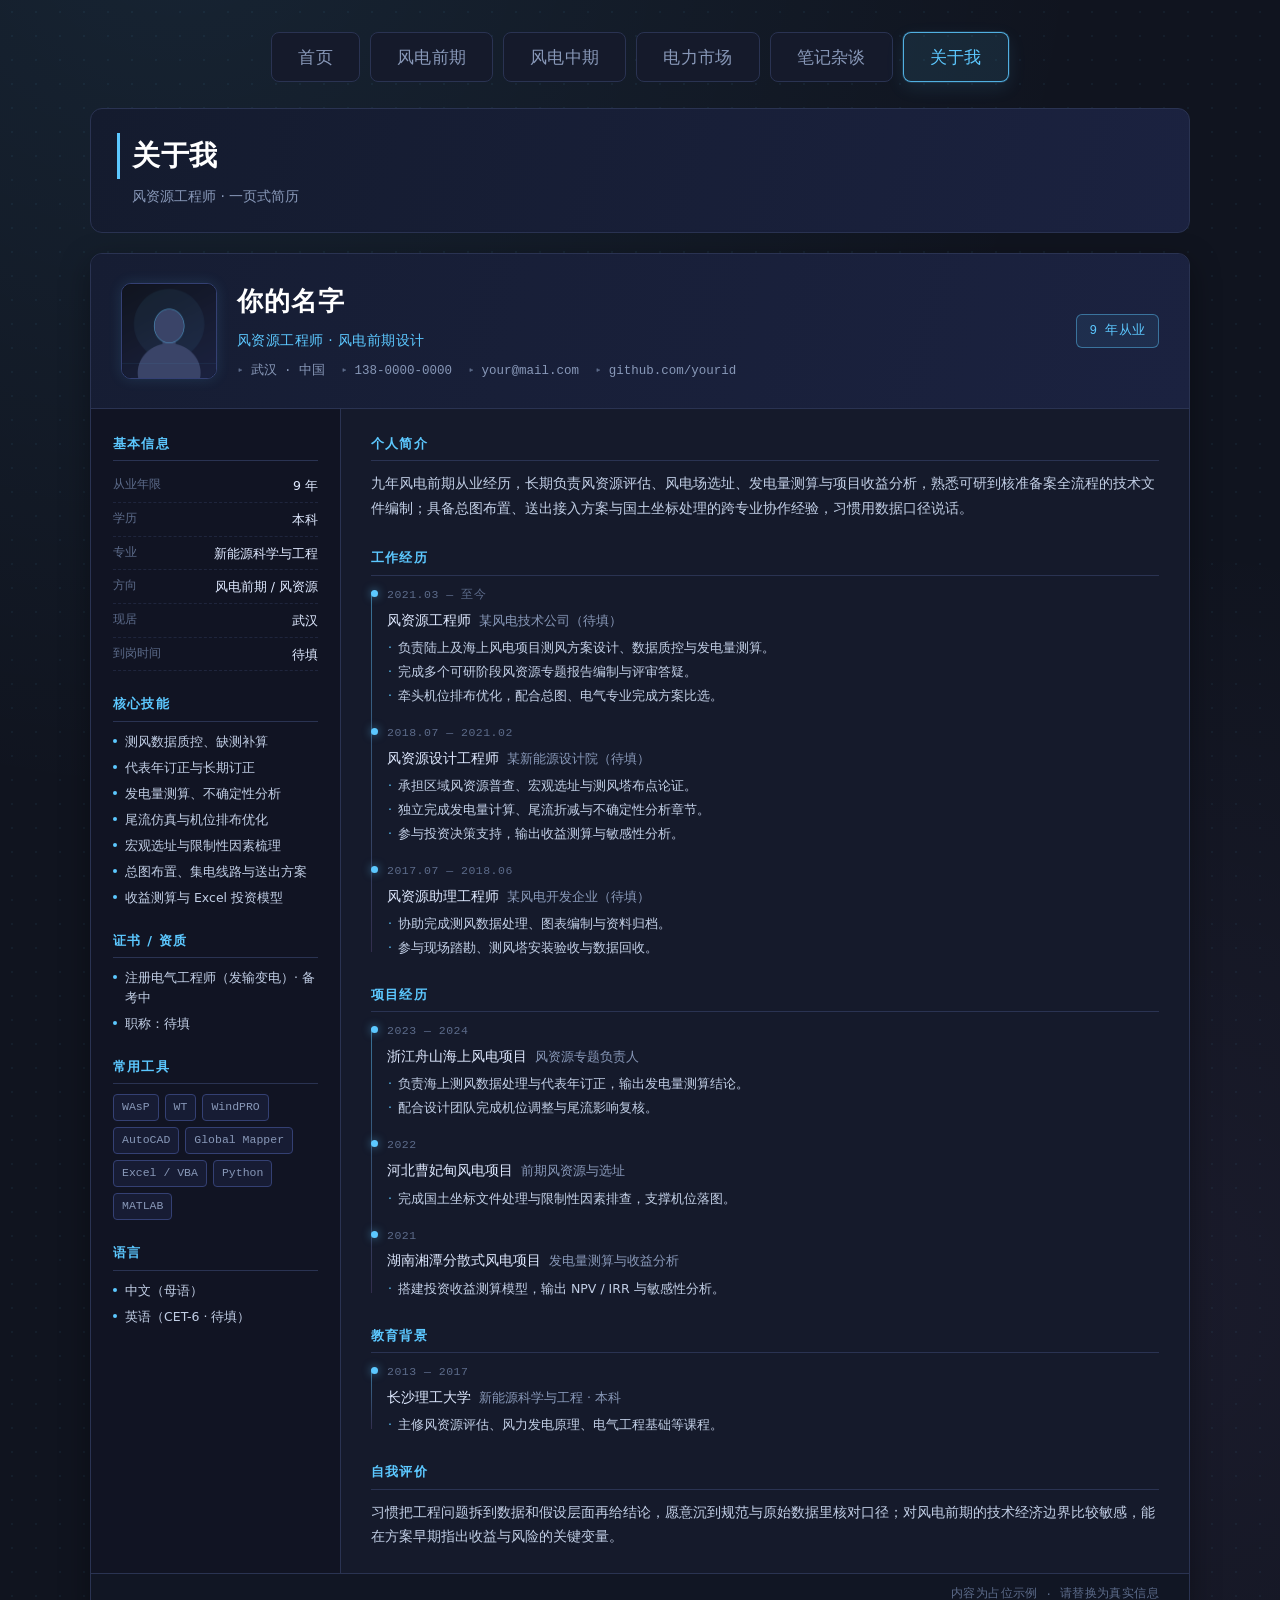
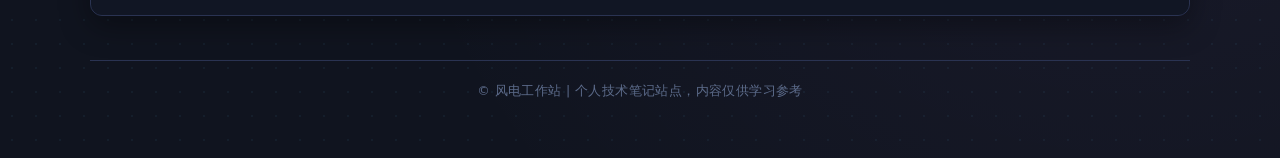
<file: about.html>
<!DOCTYPE html>
<html lang="zh-CN">
<head>
    <meta charset="UTF-8">
    <meta name="viewport" content="width=device-width, initial-scale=1.0">
    <title>关于我 | 风电工作站</title>
    <link rel="stylesheet" href="./style.css">
</head>
<body>
    <div class="container">
        <nav>
            <a class="nav-item" href="index.html">首页</a>
            <a class="nav-item" href="wind-pre.html">风电前期</a>
            <a class="nav-item" href="wind-mid.html">风电中期</a>
            <a class="nav-item" href="market.html">电力市场</a>
            <a class="nav-item" href="notes.html">笔记杂谈</a>
            <a class="nav-item active" href="about.html">关于我</a>
        </nav>

        <div class="page-title-wrap">
            <h2 class="page-title">关于我</h2>
            <div class="page-desc">风资源工程师 · 一页式简历</div>
        </div>

        <div class="resume">
            <header class="resume-head">
                <img class="resume-avatar" src="avatar.png" alt="头像">
                <div class="resume-head-main">
                    <h1 class="resume-name">你的名字</h1>
                    <div class="resume-role">风资源工程师 · 风电前期设计</div>
                    <div class="resume-contact">
                        <span>武汉 · 中国</span>
                        <span>138-0000-0000</span>
                        <span>your@mail.com</span>
                        <span>github.com/yourid</span>
                    </div>
                </div>
                <div class="resume-badge">9 年从业</div>
            </header>

            <div class="resume-body">
                <aside class="resume-side">
                    <h3 class="resume-sec">基本信息</h3>
                    <div class="resume-info">
                        <div><span>从业年限</span><b>9 年</b></div>
                        <div><span>学历</span><b>本科</b></div>
                        <div><span>专业</span><b>新能源科学与工程</b></div>
                        <div><span>方向</span><b>风电前期 / 风资源</b></div>
                        <div><span>现居</span><b>武汉</b></div>
                        <div><span>到岗时间</span><b>待填</b></div>
                    </div>

                    <h3 class="resume-sec">核心技能</h3>
                    <ul class="resume-list">
                        <li>测风数据质控、缺测补算</li>
                        <li>代表年订正与长期订正</li>
                        <li>发电量测算、不确定性分析</li>
                        <li>尾流仿真与机位排布优化</li>
                        <li>宏观选址与限制性因素梳理</li>
                        <li>总图布置、集电线路与送出方案</li>
                        <li>收益测算与 Excel 投资模型</li>
                    </ul>

                    <h3 class="resume-sec">证书 / 资质</h3>
                    <ul class="resume-list">
                        <li>注册电气工程师（发输变电）· 备考中</li>
                        <li>职称：待填</li>
                    </ul>

                    <h3 class="resume-sec">常用工具</h3>
                    <div class="resume-tags">
                        <span>WAsP</span>
                        <span>WT</span>
                        <span>WindPRO</span>
                        <span>AutoCAD</span>
                        <span>Global Mapper</span>
                        <span>Excel / VBA</span>
                        <span>Python</span>
                        <span>MATLAB</span>
                    </div>

                    <h3 class="resume-sec">语言</h3>
                    <ul class="resume-list">
                        <li>中文（母语）</li>
                        <li>英语（CET-6 · 待填）</li>
                    </ul>
                </aside>

                <main class="resume-main">
                    <section>
                        <h3 class="resume-sec">个人简介</h3>
                        <p class="resume-text">九年风电前期从业经历，长期负责风资源评估、风电场选址、发电量测算与项目收益分析，熟悉可研到核准备案全流程的技术文件编制；具备总图布置、送出接入方案与国土坐标处理的跨专业协作经验，习惯用数据口径说话。</p>
                    </section>

                    <section>
                        <h3 class="resume-sec">工作经历</h3>
                        <div class="resume-timeline">
                            <div class="resume-item">
                                <div class="ri-time">2021.03 — 至今</div>
                                <div class="ri-title">风资源工程师<span class="ri-org">某风电技术公司（待填）</span></div>
                                <ul class="ri-points">
                                    <li>负责陆上及海上风电项目测风方案设计、数据质控与发电量测算。</li>
                                    <li>完成多个可研阶段风资源专题报告编制与评审答疑。</li>
                                    <li>牵头机位排布优化，配合总图、电气专业完成方案比选。</li>
                                </ul>
                            </div>
                            <div class="resume-item">
                                <div class="ri-time">2018.07 — 2021.02</div>
                                <div class="ri-title">风资源设计工程师<span class="ri-org">某新能源设计院（待填）</span></div>
                                <ul class="ri-points">
                                    <li>承担区域风资源普查、宏观选址与测风塔布点论证。</li>
                                    <li>独立完成发电量计算、尾流折减与不确定性分析章节。</li>
                                    <li>参与投资决策支持，输出收益测算与敏感性分析。</li>
                                </ul>
                            </div>
                            <div class="resume-item">
                                <div class="ri-time">2017.07 — 2018.06</div>
                                <div class="ri-title">风资源助理工程师<span class="ri-org">某风电开发企业（待填）</span></div>
                                <ul class="ri-points">
                                    <li>协助完成测风数据处理、图表编制与资料归档。</li>
                                    <li>参与现场踏勘、测风塔安装验收与数据回收。</li>
                                </ul>
                            </div>
                        </div>
                    </section>

                    <section>
                        <h3 class="resume-sec">项目经历</h3>
                        <div class="resume-timeline">
                            <div class="resume-item">
                                <div class="ri-time">2023 — 2024</div>
                                <div class="ri-title">浙江舟山海上风电项目<span class="ri-org">风资源专题负责人</span></div>
                                <ul class="ri-points">
                                    <li>负责海上测风数据处理与代表年订正，输出发电量测算结论。</li>
                                    <li>配合设计团队完成机位调整与尾流影响复核。</li>
                                </ul>
                            </div>
                            <div class="resume-item">
                                <div class="ri-time">2022</div>
                                <div class="ri-title">河北曹妃甸风电项目<span class="ri-org">前期风资源与选址</span></div>
                                <ul class="ri-points">
                                    <li>完成国土坐标文件处理与限制性因素排查，支撑机位落图。</li>
                                </ul>
                            </div>
                            <div class="resume-item">
                                <div class="ri-time">2021</div>
                                <div class="ri-title">湖南湘潭分散式风电项目<span class="ri-org">发电量测算与收益分析</span></div>
                                <ul class="ri-points">
                                    <li>搭建投资收益测算模型，输出 NPV / IRR 与敏感性分析。</li>
                                </ul>
                            </div>
                        </div>
                    </section>

                    <section>
                        <h3 class="resume-sec">教育背景</h3>
                        <div class="resume-timeline">
                            <div class="resume-item">
                                <div class="ri-time">2013 — 2017</div>
                                <div class="ri-title">长沙理工大学<span class="ri-org">新能源科学与工程 · 本科</span></div>
                                <ul class="ri-points">
                                    <li>主修风资源评估、风力发电原理、电气工程基础等课程。</li>
                                </ul>
                            </div>
                        </div>
                    </section>

                    <section>
                        <h3 class="resume-sec">自我评价</h3>
                        <p class="resume-text">习惯把工程问题拆到数据和假设层面再给结论，愿意沉到规范与原始数据里核对口径；对风电前期的技术经济边界比较敏感，能在方案早期指出收益与风险的关键变量。</p>
                    </section>
                </main>
            </div>

            <div class="resume-foot">内容为占位示例 · 请替换为真实信息</div>
        </div>

        <footer>
            © 风电工作站 | 个人技术笔记站点，内容仅供学习参考
        </footer>
    </div>
</body>
</html>
</file>
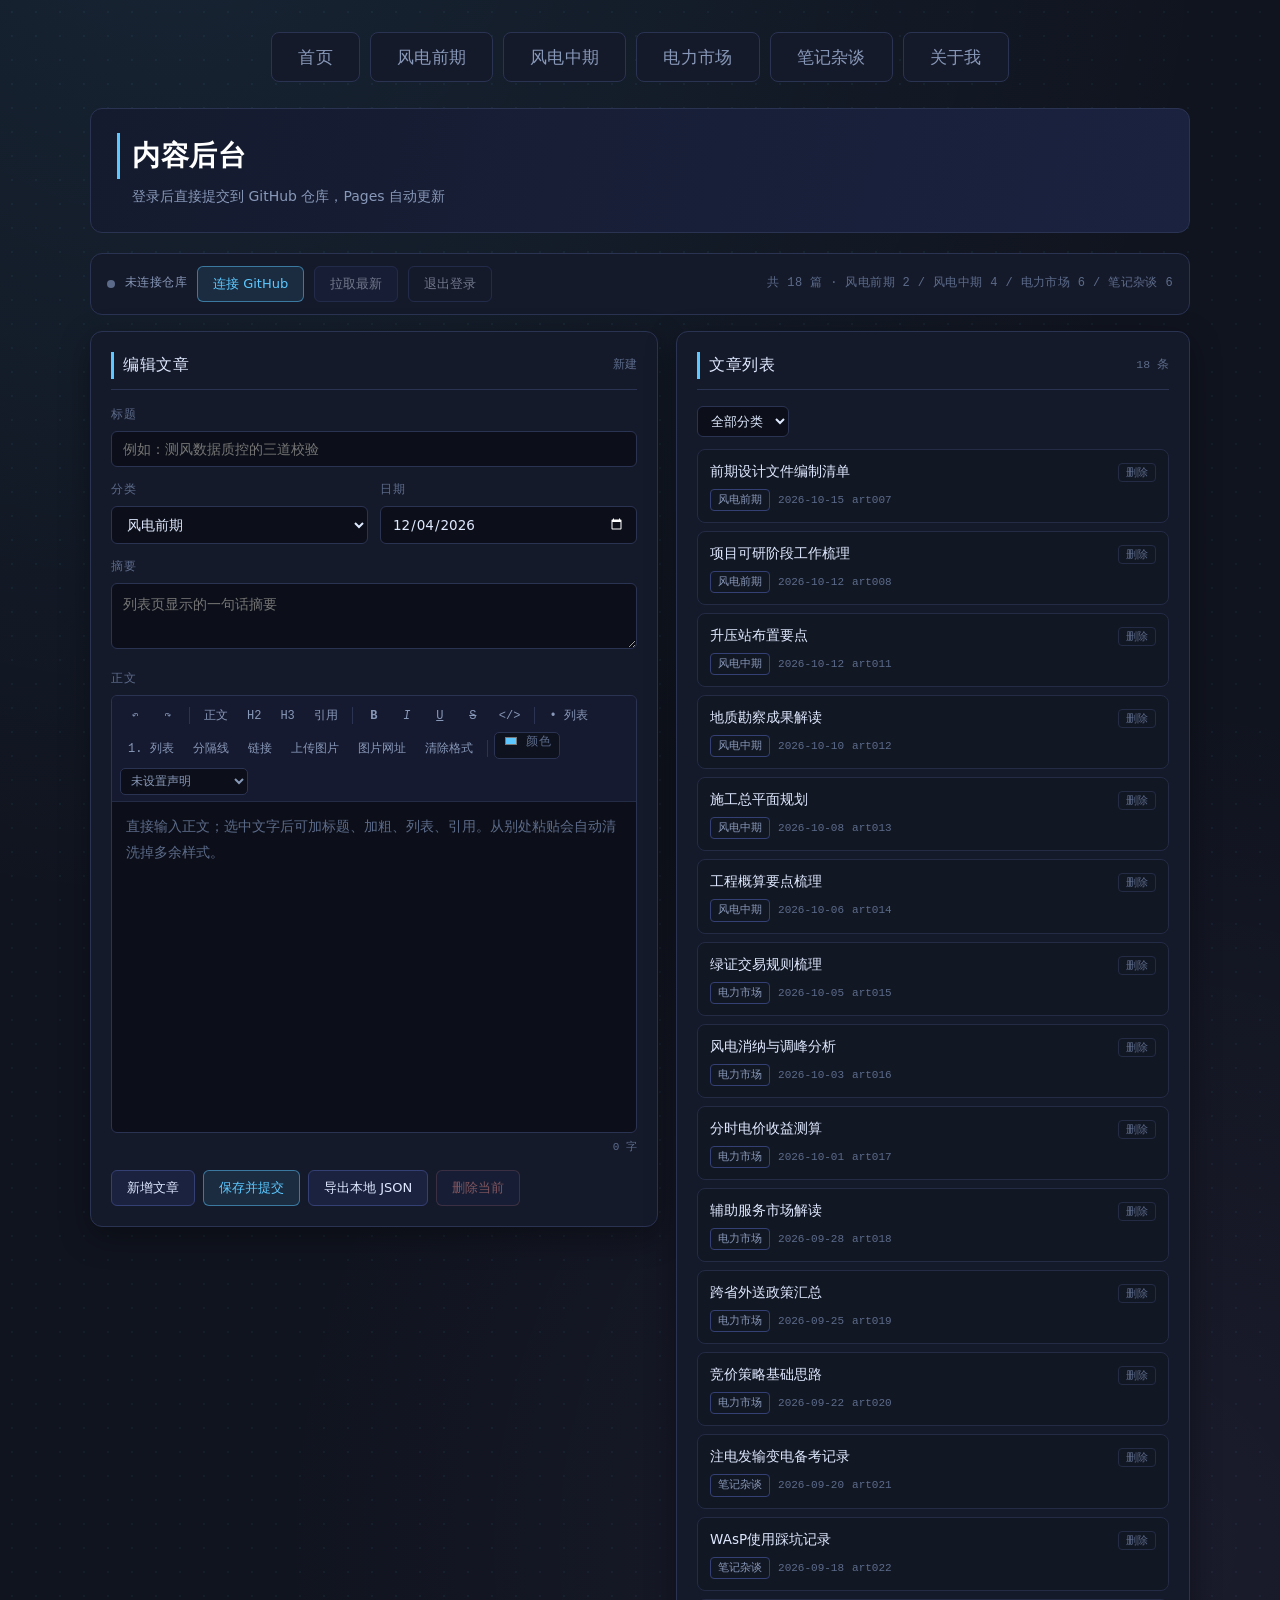
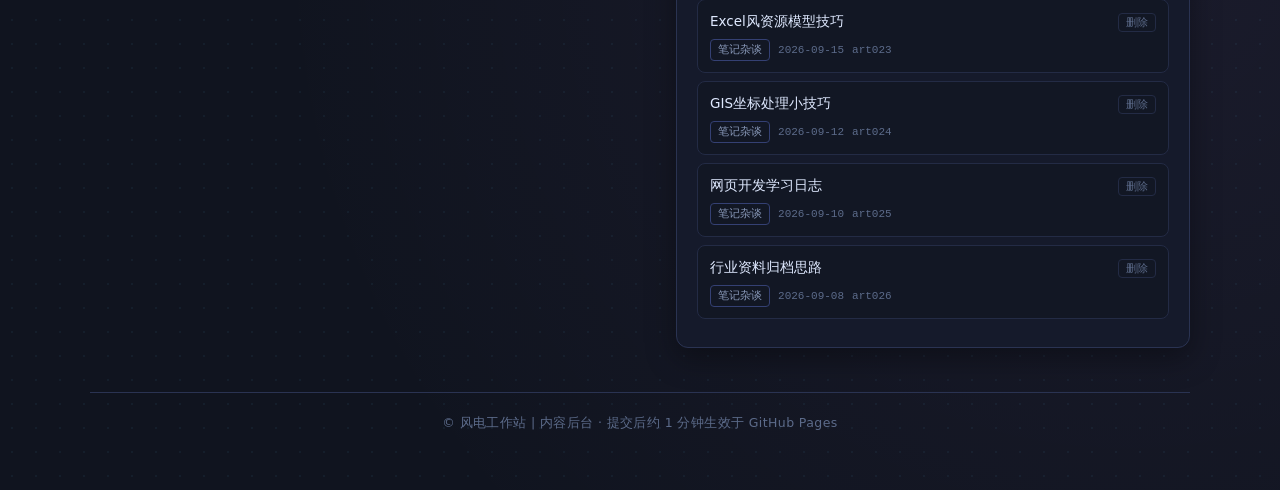
<file: admin.html>
<!DOCTYPE html>
<html lang="zh-CN">
<head>
    <meta charset="UTF-8">
    <meta name="viewport" content="width=device-width, initial-scale=1.0">
    <title>内容后台 | 风电工作站</title>
    <link rel="stylesheet" href="./style.css">
    <style>
        /* ---------- 后台页专用样式 ---------- */
        .sync-bar {
            display: flex;
            flex-wrap: wrap;
            align-items: center;
            gap: 10px;
            margin-bottom: 16px;
            padding: 12px 16px;
            border: 1px solid var(--line);
            border-radius: var(--r);
            background: var(--bg-panel);
        }

        .sync-dot {
            width: 8px;
            height: 8px;
            flex: none;
            border-radius: 50%;
            background: var(--txt-3);
        }

        .sync-dot.on {
            background: var(--green);
            box-shadow: 0 0 8px rgba(124, 255, 178, .7);
        }

        .sync-dot.off {
            background: var(--txt-3);
        }

        .sync-text {
            font-family: var(--mono);
            font-size: 12px;
            letter-spacing: .4px;
            color: var(--txt-2);
        }

        .sync-text b {
            color: var(--blue);
            font-weight: 500;
        }

        .btn {
            padding: 8px 15px;
            font-family: var(--sans);
            font-size: 13px;
            color: var(--txt-1);
            background: var(--bg-header);
            border: 1px solid var(--line-strong);
            border-radius: 6px;
            cursor: pointer;
            transition: color .16s, border-color .16s, background .16s;
        }

        .btn:hover {
            color: var(--blue);
            border-color: rgba(92, 200, 255, .6);
        }

        .btn.primary {
            color: var(--blue);
            background: rgba(92, 200, 255, .1);
            border-color: rgba(92, 200, 255, .5);
        }

        .btn.primary:hover {
            background: rgba(92, 200, 255, .18);
        }

        .btn.danger {
            color: #ff9c9c;
            border-color: rgba(255, 156, 156, .35);
        }

        .btn.danger:hover {
            color: #ffb6b6;
            border-color: #ff9c9c;
            background: rgba(255, 156, 156, .08);
        }

        .btn.ghost {
            background: transparent;
        }

        .btn[disabled] {
            opacity: .45;
            cursor: not-allowed;
        }

        .stat-line {
            margin-left: auto;
            font-family: var(--mono);
            font-size: 12px;
            letter-spacing: .4px;
            color: var(--txt-3);
        }

        /* 连接面板 */
        .connect-panel {
            margin-bottom: 18px;
            padding: 18px 20px;
            border: 1px solid rgba(92, 200, 255, .3);
            border-radius: var(--r);
            background: rgba(92, 200, 255, .05);
        }

        .connect-panel[hidden] {
            display: none;
        }

        .connect-grid {
            display: grid;
            grid-template-columns: repeat(2, minmax(0, 1fr));
            gap: 12px;
        }

        .connect-note {
            margin-top: 12px;
            padding-top: 12px;
            font-size: 12px;
            line-height: 1.8;
            color: var(--txt-2);
            border-top: 1px dashed rgba(42, 51, 82, .7);
        }

        .connect-note b {
            color: var(--blue);
            font-weight: 600;
        }

        .admin-grid {
            display: grid;
            grid-template-columns: minmax(0, 1.05fr) minmax(0, .95fr);
            gap: 18px;
            align-items: start;
        }

        .edit-card,
        .list-card {
            padding: 20px;
            border: 1px solid var(--line);
            border-radius: var(--r);
            background: var(--bg-panel);
            box-shadow: var(--shadow);
        }

        .card-head {
            display: flex;
            align-items: center;
            justify-content: space-between;
            gap: 12px;
            margin-bottom: 16px;
            padding-bottom: 10px;
            border-bottom: 1px solid var(--line);
        }

        .card-title {
            padding-left: 9px;
            font-size: 16px;
            letter-spacing: .5px;
            color: var(--txt-1);
            border-left: 3px solid var(--blue);
        }

        .edit-id {
            font-family: var(--mono);
            font-size: 11.5px;
            color: var(--txt-3);
        }

        .field {
            margin-bottom: 14px;
        }

        .field label {
            display: block;
            margin-bottom: 6px;
            font-family: var(--mono);
            font-size: 11.5px;
            letter-spacing: .6px;
            color: var(--txt-3);
        }

        .input,
        .select,
        .textarea {
            width: 100%;
            padding: 9px 11px;
            font-family: var(--sans);
            font-size: 13.5px;
            color: var(--txt-1);
            background: var(--bg-deep);
            border: 1px solid var(--line);
            border-radius: 6px;
            outline: none;
            transition: border-color .16s, box-shadow .16s;
        }

        .input:focus,
        .select:focus,
        .textarea:focus {
            border-color: rgba(92, 200, 255, .65);
            box-shadow: 0 0 0 3px rgba(92, 200, 255, .12);
        }

        .select,
        input[type="date"] {
            color-scheme: dark;
        }

        .textarea {
            line-height: 1.7;
            resize: vertical;
        }

        .field-row {
            display: grid;
            grid-template-columns: 1fr 1fr;
            gap: 12px;
        }

        .counter {
            margin-top: 5px;
            font-family: var(--mono);
            font-size: 11px;
            color: var(--txt-3);
            text-align: right;
        }

        /* ---------- 正文富文本编辑器 ---------- */
        .editor-wrap {
            border: 1px solid var(--line);
            border-radius: 6px;
            background: var(--bg-deep);
            overflow: hidden;
            transition: border-color .16s, box-shadow .16s;
        }

        .editor-wrap:focus-within {
            border-color: rgba(92, 200, 255, .65);
            box-shadow: 0 0 0 3px rgba(92, 200, 255, .12);
        }

        .editor-toolbar {
            display: flex;
            flex-wrap: wrap;
            align-items: center;
            gap: 3px;
            padding: 6px 8px;
            border-bottom: 1px solid var(--line-soft);
            background: rgba(27, 34, 64, .6);
        }

        .tb {
            min-width: 30px;
            height: 27px;
            padding: 0 7px;
            font-family: var(--mono);
            font-size: 12px;
            line-height: 1;
            color: var(--txt-2);
            background: transparent;
            border: 1px solid transparent;
            border-radius: 5px;
            cursor: pointer;
            transition: color .14s, border-color .14s, background .14s;
        }

        .tb:hover {
            color: var(--blue);
            border-color: rgba(92, 200, 255, .35);
            background: rgba(92, 200, 255, .08);
        }

        .tb-sep {
            width: 1px;
            height: 17px;
            margin: 0 3px;
            background: var(--line);
        }

        .tb-color {
            display: inline-flex;
            align-items: center;
            gap: 5px;
            height: 27px;
            padding: 0 8px;
            border: 1px solid var(--line);
            border-radius: 5px;
            background: rgba(12, 15, 25, .7);
            font-family: var(--mono);
            font-size: 12px;
            color: var(--txt-2);
            cursor: pointer;
            transition: border-color .14s, color .14s;
        }

        .tb-color:hover {
            border-color: rgba(92, 200, 255, .4);
            color: var(--blue);
        }

        .tb-color input {
            width: 16px;
            height: 16px;
            padding: 0;
            border: none;
            background: none;
            cursor: pointer;
        }

        .tb-select {
            height: 27px;
            padding: 0 6px;
            font-family: var(--mono);
            font-size: 12px;
            color: var(--txt-2);
            background: var(--bg-deep);
            border: 1px solid var(--line);
            border-radius: 5px;
            outline: none;
            cursor: pointer;
        }

        .tb-select:focus {
            border-color: rgba(92, 200, 255, .55);
            color: var(--txt-1);
        }

        .editor-body {
            min-height: 330px;
            max-height: 62vh;
            overflow-y: auto;
            padding: 12px 14px;
            font-size: 14px;
            line-height: 1.85;
            color: var(--txt-1);
            outline: none;
        }

        .editor-body[data-empty]::before {
            content: attr(data-placeholder);
            color: var(--txt-3);
            pointer-events: none;
        }

        .editor-body h2 {
            margin: .8em 0 .4em;
            font-size: 18px;
            color: var(--blue);
        }

        .editor-body h3 {
            margin: .7em 0 .35em;
            font-size: 16px;
            color: var(--purple);
        }

        .editor-body p {
            margin: 0 0 .85em;
        }

        .editor-body blockquote {
            margin: .8em 0;
            padding: 6px 12px;
            border-left: 3px solid rgba(92, 200, 255, .6);
            background: rgba(92, 200, 255, .06);
            color: var(--txt-2);
        }

        .editor-body ul,
        .editor-body ol {
            margin: 0 0 .9em;
            padding-left: 1.4em;
        }

        .editor-body code {
            padding: 1px 5px;
            border-radius: 3px;
            background: rgba(92, 200, 255, .1);
            font-family: var(--mono);
            font-size: .9em;
            color: var(--blue);
        }

        .editor-body img {
            max-width: 100%;
            border-radius: 6px;
        }

        .form-actions {
            display: flex;
            flex-wrap: wrap;
            gap: 8px;
            margin-top: 6px;
        }

        .filter-row {
            display: flex;
            align-items: center;
            gap: 8px;
            margin-bottom: 12px;
        }

        .filter-row .select {
            width: auto;
            padding: 6px 9px;
            font-size: 12.5px;
        }

        .doc-item {
            margin-bottom: 8px;
            padding: 11px 12px;
            border: 1px solid var(--line-soft);
            border-radius: 8px;
            background: rgba(16, 20, 31, .5);
            cursor: pointer;
            transition: border-color .16s, background .16s;
        }

        .doc-item:hover {
            border-color: rgba(92, 200, 255, .4);
        }

        .doc-item.active {
            border-color: rgba(92, 200, 255, .75);
            background: rgba(92, 200, 255, .07);
        }

        .doc-top {
            display: flex;
            align-items: baseline;
            justify-content: space-between;
            gap: 10px;
        }

        .doc-title {
            font-size: 13.5px;
            line-height: 1.5;
            color: var(--txt-1);
            word-break: break-word;
        }

        .doc-del {
            flex: none;
            padding: 1px 7px;
            font-family: var(--mono);
            font-size: 11px;
            color: var(--txt-3);
            background: transparent;
            border: 1px solid var(--line-soft);
            border-radius: 4px;
            cursor: pointer;
            transition: color .16s, border-color .16s;
        }

        .doc-del:hover {
            color: #ff9c9c;
            border-color: rgba(255, 156, 156, .5);
        }

        .doc-meta {
            display: flex;
            flex-wrap: wrap;
            align-items: center;
            gap: 8px;
            margin-top: 7px;
            font-family: var(--mono);
            font-size: 11px;
            color: var(--txt-3);
        }

        .doc-cat {
            padding: 1px 7px;
            border: 1px solid var(--line-strong);
            border-radius: 4px;
            color: var(--txt-2);
        }

        .empty-tip {
            padding: 32px 12px;
            text-align: center;
            font-size: 13px;
            line-height: 1.8;
            color: var(--txt-2);
        }

        .toast {
            position: fixed;
            left: 50%;
            bottom: 28px;
            z-index: 100;
            max-width: min(560px, 88vw);
            padding: 11px 18px;
            font-size: 13px;
            line-height: 1.6;
            color: var(--txt-1);
            background: var(--bg-header);
            border: 1px solid rgba(92, 200, 255, .5);
            border-radius: 8px;
            box-shadow: var(--shadow);
            opacity: 0;
            transform: translate(-50%, 16px);
            pointer-events: none;
            transition: opacity .22s, transform .22s;
        }

        .toast.show {
            opacity: 1;
            transform: translate(-50%, 0);
        }

        .toast.err {
            border-color: rgba(255, 156, 156, .6);
        }

        @media (max-width: 900px) {
            .admin-grid {
                grid-template-columns: 1fr;
            }

            .connect-grid {
                grid-template-columns: 1fr;
            }

            .stat-line {
                margin-left: 0;
                width: 100%;
            }

            .field-row {
                grid-template-columns: 1fr;
            }
        }
    </style>
</head>
<body>
    <div class="container">
        <nav>
            <a class="nav-item" href="index.html">首页</a>
            <a class="nav-item" href="wind-pre.html">风电前期</a>
            <a class="nav-item" href="wind-mid.html">风电中期</a>
            <a class="nav-item" href="market.html">电力市场</a>
            <a class="nav-item" href="notes.html">笔记杂谈</a>
            <a class="nav-item" href="about.html">关于我</a>
        </nav>

        <div class="page-title-wrap">
            <h2 class="page-title">内容后台</h2>
            <div class="page-desc">登录后直接提交到 GitHub 仓库，Pages 自动更新</div>
        </div>

        <div class="sync-bar">
            <span class="sync-dot off" id="syncDot"></span>
            <span class="sync-text" id="syncText">未连接仓库</span>
            <button class="btn primary" id="btnConnect">连接 GitHub</button>
            <button class="btn" id="btnPull" disabled>拉取最新</button>
            <button class="btn ghost" id="btnLogout" disabled>退出登录</button>
            <span class="stat-line" id="statLine">共 0 篇</span>
        </div>

        <div class="connect-panel" id="connectPanel" hidden>
            <div class="connect-grid">
                <div class="field">
                    <label for="c-owner">仓库所有者</label>
                    <input class="input" id="c-owner" type="text" placeholder="GitHub 用户名，如 zhangsan">
                </div>
                <div class="field">
                    <label for="c-repo">仓库名</label>
                    <input class="input" id="c-repo" type="text" placeholder="如 wind-station">
                </div>
                <div class="field">
                    <label for="c-branch">分支</label>
                    <input class="input" id="c-branch" type="text" placeholder="main">
                </div>
                <div class="field">
                    <label for="c-path">数据文件路径</label>
                    <input class="input" id="c-path" type="text" placeholder="articles.json">
                </div>
            </div>
            <div class="field">
                <label for="c-token">Personal Access Token</label>
                <input class="input" id="c-token" type="password" placeholder="github_pat_xxx 或 ghp_xxx" autocomplete="off">
            </div>
            <div class="form-actions">
                <button class="btn primary" id="btnVerify">验证并连接</button>
                <button class="btn ghost" id="btnPanelClose">收起</button>
            </div>
            <div class="connect-note">
                令牌只保存在本机浏览器，不会写进仓库。去 <b>GitHub → Settings → Developer settings → Personal access tokens → Fine-grained tokens</b> 新建：仓库只勾选本站仓库，权限只给 <b>Contents: Read and write</b>。公开仓库建议定期轮换令牌。
            </div>
        </div>

        <div class="admin-grid">
            <div class="edit-card">
                <div class="card-head">
                    <div class="card-title">编辑文章</div>
                    <div class="edit-id" id="editingId">新建</div>
                </div>

                <div class="field">
                    <label for="f-title">标题</label>
                    <input class="input" id="f-title" type="text" placeholder="例如：测风数据质控的三道校验">
                </div>

                <div class="field-row">
                    <div class="field">
                        <label for="f-cat">分类</label>
                        <select class="select" id="f-cat">
                            <option value="wind-pre">风电前期</option>
                            <option value="wind-mid">风电中期</option>
                            <option value="market">电力市场</option>
                            <option value="notes">笔记杂谈</option>
                        </select>
                    </div>
                    <div class="field">
                        <label for="f-date">日期</label>
                        <input class="input" id="f-date" type="date">
                    </div>
                </div>

                <div class="field">
                    <label for="f-desc">摘要</label>
                    <textarea class="textarea" id="f-desc" rows="2" placeholder="列表页显示的一句话摘要"></textarea>
                </div>

                <div class="field">
                    <label>正文</label>
                    <div class="editor-wrap">
                        <div class="editor-toolbar" id="editorToolbar">
                            <button type="button" class="tb" data-cmd="undo" title="撤销">↶</button>
                            <button type="button" class="tb" data-cmd="redo" title="重做">↷</button>
                            <span class="tb-sep"></span>
                            <button type="button" class="tb" data-cmd="formatBlock" data-val="p" title="正文段落">正文</button>
                            <button type="button" class="tb" data-cmd="formatBlock" data-val="h2" title="二级标题">H2</button>
                            <button type="button" class="tb" data-cmd="formatBlock" data-val="h3" title="三级标题">H3</button>
                            <button type="button" class="tb" data-cmd="formatBlock" data-val="blockquote" title="引用块">引用</button>
                            <span class="tb-sep"></span>
                            <button type="button" class="tb" data-cmd="bold" title="加粗（Ctrl+B）"><b>B</b></button>
                            <button type="button" class="tb" data-cmd="italic" title="斜体（Ctrl+I）"><i>I</i></button>
                            <button type="button" class="tb" data-cmd="underline" title="下划线（Ctrl+U）"><u>U</u></button>
                            <button type="button" class="tb" data-cmd="strikeThrough" title="删除线"><s>S</s></button>
                            <button type="button" class="tb" data-cmd="inlineCode" title="行内代码">&lt;/&gt;</button>
                            <span class="tb-sep"></span>
                            <button type="button" class="tb" data-cmd="insertUnorderedList" title="无序列表">• 列表</button>
                            <button type="button" class="tb" data-cmd="insertOrderedList" title="有序列表">1. 列表</button>
                            <button type="button" class="tb" data-cmd="insertHorizontalRule" title="分隔线">分隔线</button>
                            <button type="button" class="tb" data-cmd="link" title="插入链接">链接</button>
                            <button type="button" class="tb" data-cmd="uploadImage" title="从电脑选图，直接提交进仓库 assets 目录">上传图片</button>
                            <button type="button" class="tb" data-cmd="image" title="插入图片（填图片网址）">图片网址</button>
                            <button type="button" class="tb" data-cmd="clear" title="清除当前选区格式">清除格式</button>
                            <span class="tb-sep"></span>
                            <label class="tb-color" title="选中文字后点色块，给选中的文字上色">
                                <input type="color" id="textColor" value="#5cc8ff">
                                <span>颜色</span>
                            </label>
                            <select class="tb-select" id="declareSel" title="原创性声明：显示在文章详情页底部">
                                <option value="none">未设置声明</option>
                                <option value="orig-noshare">原创 · 禁止转载</option>
                                <option value="orig-share">原创 · 可转载</option>
                                <option value="reprint">转载作品</option>
                            </select>
                        </div>
                        <div class="editor-body" id="f-content" contenteditable="true"
                             data-placeholder="直接输入正文；选中文字后可加标题、加粗、列表、引用。从别处粘贴会自动清洗掉多余样式。"></div>
                    </div>
                    <div class="counter" id="counter">0 字</div>
                </div>

                <div class="form-actions">
                    <button class="btn" id="btnNew">新增文章</button>
                    <button class="btn primary" id="btnSave">保存并提交</button>
                    <button class="btn" id="btnExport">导出本地 JSON</button>
                    <button class="btn danger" id="btnDelete" disabled>删除当前</button>
                </div>
            </div>

            <div class="list-card">
                <div class="card-head">
                    <div class="card-title">文章列表</div>
                    <div class="edit-id" id="listCount">0 条</div>
                </div>

                <div class="filter-row">
                    <select class="select" id="f-filter">
                        <option value="all">全部分类</option>
                        <option value="wind-pre">风电前期</option>
                        <option value="wind-mid">风电中期</option>
                        <option value="market">电力市场</option>
                        <option value="notes">笔记杂谈</option>
                    </select>
                </div>

                <div id="docList"></div>
            </div>
        </div>

        <footer>
            © 风电工作站 | 内容后台 · 提交后约 1 分钟生效于 GitHub Pages
        </footer>
    </div>

    <input type="file" id="imgFile" accept="image/png,image/jpeg,image/gif,image/webp,image/svg+xml" hidden>

    <div class="toast" id="toast"></div>

    <script>
        const CKEY_CFG = "ws_gh_cfg";
        const CKEY_TOKEN = "ws_gh_token";
        const CKEY_DRAFT = "ws_articles_draft";
        const API = "https://api.github.com";

        const CATS = {
            "wind-pre": "风电前期",
            "wind-mid": "风电中期",
            "market": "电力市场",
            "notes": "笔记杂谈"
        };

        let articles = [];
        let editingId = null;
        let dirty = false;
        let connected = false;
        let remoteSha = null;
        let lastRange = null;
        let cfg = { owner: "", repo: "", branch: "main", path: "articles.json", token: "" };

        const $ = id => document.getElementById(id);

        /* ---------- 工具 ---------- */
        function esc(str) {
            return String(str == null ? "" : str)
                .replace(/&/g, "&amp;")
                .replace(/</g, "&lt;")
                .replace(/>/g, "&gt;")
                .replace(/"/g, "&quot;")
                .replace(/'/g, "&#39;");
        }

        function today() {
            const d = new Date();
            const p = n => String(n).padStart(2, "0");
            return d.getFullYear() + "-" + p(d.getMonth() + 1) + "-" + p(d.getDate());
        }

        function nowStamp() {
            const d = new Date();
            const p = n => String(n).padStart(2, "0");
            return d.getFullYear() + "-" + p(d.getMonth() + 1) + "-" + p(d.getDate())
                + " " + p(d.getHours()) + ":" + p(d.getMinutes());
        }

        let toastTimer = null;
        function toast(msg, isErr) {
            const el = $("toast");
            el.textContent = msg;
            el.classList.toggle("err", !!isErr);
            el.classList.add("show");
            clearTimeout(toastTimer);
            toastTimer = setTimeout(() => el.classList.remove("show"), 3200);
        }

        function utf8ToB64(str) {
            const bytes = new TextEncoder().encode(str);
            let bin = "";
            const CHUNK = 0x8000;
            for (let i = 0; i < bytes.length; i += CHUNK) {
                bin += String.fromCharCode.apply(null, bytes.subarray(i, i + CHUNK));
            }
            return btoa(bin);
        }

        function b64ToUtf8(b64) {
            const bin = atob(String(b64).replace(/\n/g, ""));
            const bytes = new Uint8Array(bin.length);
            for (let i = 0; i < bin.length; i++) bytes[i] = bin.charCodeAt(i);
            return new TextDecoder("utf-8").decode(bytes);
        }

        function nextId() {
            let max = 0;
            articles.forEach(a => {
                const m = /^art(\d+)$/.exec(a.id || "");
                if (m) max = Math.max(max, parseInt(m[1], 10));
            });
            return "art" + String(max + 1).padStart(3, "0");
        }

        /* ---------- GitHub API ---------- */
        async function ghFetch(path, options) {
            const opts = options || {};
            const headers = Object.assign({
                "Authorization": "Bearer " + cfg.token,
                "Accept": "application/vnd.github+json"
            }, opts.headers || {});
            return fetch(API + path, Object.assign({}, opts, { headers: headers }));
        }

        function apiError(status, what) {
            if (status === 401) return "令牌无效或已过期，请重新生成 Personal Access Token";
            if (status === 403) return "权限不足：令牌需要该仓库的 Contents: Read and write 权限";
            if (status === 404) return "找不到仓库或文件：检查用户名、仓库名和文件路径，或令牌没勾选该仓库";
            if (status === 409) return "远端文件已被改动，请先点「拉取最新」再提交";
            if (status === 422) return "提交被拒绝：分支或文件参数不正确";
            return (what || "请求") + "失败，HTTP " + status;
        }

        function fileUrl() {
            return "/repos/" + encodeURIComponent(cfg.owner) + "/" + encodeURIComponent(cfg.repo)
                + "/contents/" + cfg.path.split("/").map(encodeURIComponent).join("/");
        }

        async function pullRemote(silent) {
            const res = await ghFetch(fileUrl() + "?ref=" + encodeURIComponent(cfg.branch));
            if (res.status === 404) {
                articles = [];
                remoteSha = null;
                render();
                if (!silent) toast("该分支下还没有 " + cfg.path + "，保存时会自动创建");
                return true;
            }
            if (!res.ok) {
                if (!silent) toast(apiError(res.status, "读取"), true);
                return false;
            }
            const data = await res.json();
            try {
                const parsed = JSON.parse(b64ToUtf8(data.content));
                if (!Array.isArray(parsed)) throw new Error("not array");
                articles = parsed;
            } catch (e) {
                if (!silent) toast("远端文件不是合法的 articles.json", true);
                return false;
            }
            remoteSha = data.sha;
            render();
            if (!silent) toast("已拉取远端 " + articles.length + " 篇文章");
            return true;
        }

        async function pushRemote(commitMessage) {
            if (!connected) {
                toast("还没连接仓库，改动只存在本地草稿", true);
                return false;
            }
            const body = {
                message: commitMessage,
                content: utf8ToB64(JSON.stringify(articles, null, 4)),
                branch: cfg.branch
            };
            if (remoteSha) body.sha = remoteSha;

            const res = await ghFetch(fileUrl(), {
                method: "PUT",
                headers: { "Content-Type": "application/json" },
                body: JSON.stringify(body)
            });

            if (!res.ok) {
                toast(apiError(res.status, "提交"), true);
                return false;
            }
            const data = await res.json();
            remoteSha = data.content.sha;
            return true;
        }

        /* ---------- 连接 / 退出 ---------- */
        /* ---------- 图片上传（直接提交到仓库 assets 目录） ---------- */
        const IMG_MIME = {
            "image/png": "png",
            "image/jpeg": "jpg",
            "image/gif": "gif",
            "image/webp": "webp",
            "image/svg+xml": "svg"
        };

        async function uploadImage(file) {
            if (!connected) {
                toast("请先连接 GitHub 仓库：图片需要提交到仓库的 assets 目录", true);
                return null;
            }
            const ext = IMG_MIME[file.type];
            if (!ext) {
                toast("只支持 png / jpg / gif / webp / svg", true);
                return null;
            }
            if (file.size > 5 * 1024 * 1024) {
                toast("图片超过 5MB，请压缩后再上传", true);
                return null;
            }
            const d = new Date();
            const p = n => String(n).padStart(2, "0");
            const stamp = d.getFullYear() + p(d.getMonth() + 1) + p(d.getDate()) + "-"
                + p(d.getHours()) + p(d.getMinutes()) + p(d.getSeconds());
            const name = "img-" + stamp + "-" + Math.random().toString(36).slice(2, 6) + "." + ext;
            const repoPath = "assets/" + name;
            const b64 = await new Promise((resolve, reject) => {
                const fr = new FileReader();
                fr.onload = () => resolve(String(fr.result).split(",")[1] || "");
                fr.onerror = reject;
                fr.readAsDataURL(file);
            });
            const url = "/repos/" + encodeURIComponent(cfg.owner) + "/" + encodeURIComponent(cfg.repo)
                + "/contents/" + repoPath.split("/").map(encodeURIComponent).join("/");
            const res = await ghFetch(url, {
                method: "PUT",
                headers: { "Content-Type": "application/json" },
                body: JSON.stringify({
                    message: "上传图片：" + name + "（" + nowStamp() + "）",
                    content: b64,
                    branch: cfg.branch
                })
            });
            if (!res.ok) {
                toast(apiError(res.status, "上传图片"), true);
                return null;
            }
            const data = await res.json();
            return (data.content && data.content.download_url)
                || ("https://raw.githubusercontent.com/" + cfg.owner + "/" + cfg.repo + "/" + cfg.branch + "/" + repoPath);
        }

        function loadConfig() {
            try {
                const saved = JSON.parse(localStorage.getItem(CKEY_CFG) || "{}");
                cfg.owner = saved.owner || "";
                cfg.repo = saved.repo || "";
                cfg.branch = saved.branch || "main";
                cfg.path = saved.path || "articles.json";
            } catch (e) { /* 忽略 */ }
            cfg.token = localStorage.getItem(CKEY_TOKEN) || "";
            $("c-owner").value = cfg.owner;
            $("c-repo").value = cfg.repo;
            $("c-branch").value = cfg.branch;
            $("c-path").value = cfg.path;
        }

        function saveConfig() {
            localStorage.setItem(CKEY_CFG, JSON.stringify({
                owner: cfg.owner, repo: cfg.repo, branch: cfg.branch, path: cfg.path
            }));
        }

        function setConnectedUI() {
            const dot = $("syncDot");
            dot.classList.toggle("on", connected);
            dot.classList.toggle("off", !connected);
            $("syncText").innerHTML = connected
                ? '已连接 <b>' + esc(cfg.owner) + "/" + esc(cfg.repo) + "</b> · " + esc(cfg.branch) + " · " + esc(cfg.path)
                : "未连接仓库";
            $("btnConnect").textContent = connected ? "更换仓库" : "连接 GitHub";
            $("btnPull").disabled = !connected;
            $("btnLogout").disabled = !connected;
        }

        async function verifyAndConnect() {
            const owner = $("c-owner").value.trim();
            const repo = $("c-repo").value.trim();
            const branch = $("c-branch").value.trim() || "main";
            const path = $("c-path").value.trim() || "articles.json";
            const token = $("c-token").value.trim();

            if (!owner || !repo) {
                toast("请填写仓库所有者和仓库名", true);
                return;
            }
            if (!token) {
                toast("请填写 Personal Access Token", true);
                return;
            }

            cfg = { owner: owner, repo: repo, branch: branch, path: path, token: token };
            saveConfig();
            localStorage.setItem(CKEY_TOKEN, token);

            const btn = $("btnVerify");
            btn.disabled = true;
            btn.textContent = "验证中...";

            try {
                const me = await ghFetch("/user");
                if (!me.ok) {
                    toast(apiError(me.status, "验证令牌"), true);
                    return;
                }
                const user = await me.json();

                const repoRes = await ghFetch("/repos/" + encodeURIComponent(owner) + "/" + encodeURIComponent(repo));
                if (!repoRes.ok) {
                    toast(apiError(repoRes.status, "访问仓库"), true);
                    return;
                }
                const repoInfo = await repoRes.json();

                connected = true;
                setConnectedUI();
                $("connectPanel").hidden = true;
                $("c-token").value = "";

                const ok = await pullRemote(true);
                toast("已连接 " + user.login + " · 默认分支 " + repoInfo.default_branch
                    + (ok ? " · 载入 " + articles.length + " 篇" : ""));
            } finally {
                btn.disabled = false;
                btn.textContent = "验证并连接";
            }
        }

        function logout() {
            if (!window.confirm("退出登录会清除本机保存的令牌，确定吗？")) return;
            localStorage.removeItem(CKEY_TOKEN);
            cfg.token = "";
            connected = false;
            remoteSha = null;
            setConnectedUI();
            toast("已退出，当前仅本地草稿模式");
        }

        /* ---------- 渲染 ---------- */
        function persistDraft() {
            try {
                localStorage.setItem(CKEY_DRAFT, JSON.stringify(articles));
            } catch (e) { /* 配额满了就只靠远端 */ }
        }

        function render() {
            const total = articles.length;
            const parts = Object.keys(CATS).map(k => CATS[k] + " " + articles.filter(a => a.category === k).length);
            $("statLine").textContent = "共 " + total + " 篇 · " + parts.join(" / ");
            $("editingId").textContent = editingId ? editingId : "新建";
            $("btnDelete").disabled = !editingId;
            renderList();
            setConnectedUI();
        }

        function renderList() {
            const filter = $("f-filter").value;
            const box = $("docList");
            const list = articles.slice().sort((a, b) => String(b.date || "").localeCompare(String(a.date || "")));
            const shown = filter === "all" ? list : list.filter(a => a.category === filter);
            $("listCount").textContent = shown.length + " 条";

            if (shown.length === 0) {
                box.innerHTML = '<div class="empty-tip">还没有文章。<br>连接仓库后点「拉取最新」，或直接用左边表单新建。</div>';
                return;
            }

            box.innerHTML = shown.map(a => {
                const catName = CATS[a.category] || a.category || "未分类";
                return '<div class="doc-item' + (a.id === editingId ? " active" : "") + '" data-id="' + esc(a.id) + '">'
                    + '<div class="doc-top">'
                    + '<div class="doc-title">' + esc(a.title || "（无标题）") + '</div>'
                    + '<button class="doc-del" data-del="' + esc(a.id) + '" title="删除">删除</button>'
                    + '</div>'
                    + '<div class="doc-meta">'
                    + '<span class="doc-cat">' + esc(catName) + '</span>'
                    + '<span>' + esc(a.date || "无日期") + '</span>'
                    + '<span>' + esc(a.id || "") + '</span>'
                    + '</div>'
                    + '</div>';
            }).join("");
        }

        /* ---------- 正文富文本 ---------- */
        function escHtml(s) {
            return String(s).replace(/&/g, "&amp;").replace(/</g, "&lt;").replace(/>/g, "&gt;");
        }

        // 白名单清洗：只留排版所需标签，挡掉脚本、内联样式、危险链接
        function sanitizeHTML(html) {
            const box = document.createElement("div");
            box.innerHTML = html;
            const allowed = ["P", "BR", "H1", "H2", "H3", "H4", "UL", "OL", "LI", "BLOCKQUOTE", "PRE", "CODE",
                "STRONG", "B", "EM", "I", "U", "S", "STRIKE", "DEL", "A", "IMG", "HR", "DIV", "SPAN"];
            const walk = node => {
                [...node.children].forEach(el => {
                    const tag = el.tagName;
                    if (tag === "SCRIPT" || tag === "STYLE" || tag === "IFRAME" || tag === "OBJECT" || tag === "FORM") {
                        el.remove();
                        return;
                    }
                    walk(el);
                    if (!allowed.includes(tag)) {
                        while (el.firstChild) node.insertBefore(el.firstChild, el);
                        el.remove();
                        return;
                    }
                    [...el.attributes].forEach(at => {
                        const name = at.name.toLowerCase();
                        if (tag === "A" && name === "href") {
                            const v = at.value.trim();
                            if (/^(https?:|mailto:)/i.test(v)) {
                                el.setAttribute("href", v);
                                el.setAttribute("target", "_blank");
                                el.setAttribute("rel", "noopener");
                            } else {
                                el.removeAttribute("href");
                            }
                            return;
                        }
                        if (name === "style") {
                            const keep = at.value.split(";").map(s => s.trim()).filter(Boolean).filter(decl => {
                                const parts = decl.split(":");
                                const key = (parts[0] || "").trim().toLowerCase();
                                const v = parts.slice(1).join(":").trim();
                                if (!v) return false;
                                if (key === "color" || key === "background-color") {
                                    return /^(#[0-9a-f]{3,8}|rgba?\([\d\s.,%]+\)|[a-z]{3,20})$/i.test(v);
                                }
                                if (key === "font-weight") return /^(bold|bolder|normal|[1-9]00)$/i.test(v);
                                if (key === "font-style") return /^(italic|oblique|normal)$/i.test(v);
                                if (key === "text-decoration" || key === "text-decoration-line") {
                                    return /^(none|underline|line-through)$/i.test(v);
                                }
                                if (key === "text-align") return /^(left|right|center|justify)$/i.test(v);
                                return false;
                            });
                            if (keep.length) el.setAttribute("style", keep.join("; "));
                            else el.removeAttribute("style");
                            return;
                        }
                        if (tag === "IMG" && (name === "src" || name === "alt")) return;
                        el.removeAttribute(at.name);
                    });
                    if (tag === "IMG") {
                        const src = el.getAttribute("src") || "";
                        if (!/^(https?:|data:image\/)/i.test(src)) el.remove();
                    }
                });
            };
            walk(box);
            return box.innerHTML;
        }

        // 老文章是纯文本：按空行分段、单换行转 <br>
        function toEditorHTML(content) {
            if (!content) return "";
            const looksHTML = /<\/?(p|h[1-6]|ul|ol|li|blockquote|pre|strong|em|b|i|u|s|strike|code|a|img|hr)\b/i.test(content);
            if (looksHTML) return sanitizeHTML(content);
            return content.split(/\n{2,}/).map(block =>
                "<p>" + block.split("\n").map(escHtml).join("<br>") + "</p>"
            ).join("");
        }

        function getContent() {
            const ed = $("f-content");
            if (!ed.textContent.trim()) return "";
            return sanitizeHTML(ed.innerHTML).trim();
        }

        function insertInlineCode() {
            const sel = window.getSelection();
            if (!sel || !sel.rangeCount || sel.isCollapsed) {
                document.execCommand("insertHTML", false, "<code>代码</code>");
                return;
            }
            const range = sel.getRangeAt(0);
            const code = document.createElement("code");
            code.appendChild(range.extractContents());
            range.insertNode(code);
            sel.removeAllRanges();
            const next = document.createRange();
            next.selectNodeContents(code);
            sel.addRange(next);
        }

        /* ---------- 表单 ---------- */
        function fillForm(art) {
            $("f-title").value = art ? (art.title || "") : "";
            $("f-cat").value = art ? (art.category || "wind-pre") : "wind-pre";
            $("f-date").value = art ? (art.date || today()) : today();
            $("f-desc").value = art ? (art.desc || "") : "";
            $("declareSel").value = (art && art.declare) ? art.declare : "none";
            $("f-content").innerHTML = art ? toEditorHTML(art.content) : "";
            updateCounter();
        }

        function updateCounter() {
            const ed = $("f-content");
            const len = (ed.textContent || "").replace(/\s/g, "").length;
            $("counter").textContent = len + " 字";
            if (ed.textContent.trim()) ed.removeAttribute("data-empty");
            else ed.setAttribute("data-empty", "1");
        }

        function guard() {
            if (!dirty) return true;
            return window.confirm("当前编辑内容还没保存，确定要离开吗？");
        }

        /* ---------- 动作 ---------- */
        function selectArticle(id) {
            const art = articles.find(a => a.id === id);
            if (!art) return;
            editingId = id;
            dirty = false;
            fillForm(art);
            render();
        }

        async function saveArticle() {
            const title = $("f-title").value.trim();
            const category = $("f-cat").value;
            const date = $("f-date").value;
            const desc = $("f-desc").value.trim();
            const content = getContent();
            const declareVal = $("declareSel").value;

            if (!title) {
                toast("标题不能为空", true);
                $("f-title").focus();
                return;
            }
            if (!date) {
                toast("请选择发布日期", true);
                $("f-date").focus();
                return;
            }
            if (!content) {
                toast("正文不能为空", true);
                $("f-content").focus();
                return;
            }

            const isNew = !editingId;
            const rec = { id: editingId || nextId(), title: title, category: category, date: date, desc: desc, content: content, declare: declareVal === "none" ? "" : declareVal };

            if (!isNew) {
                const idx = articles.findIndex(a => a.id === editingId);
                if (idx === -1) articles.push(rec);
                else articles[idx] = rec;
            } else {
                articles.push(rec);
            }

            editingId = rec.id;
            dirty = false;
            persistDraft();
            render();

            const btn = $("btnSave");
            btn.disabled = true;
            const oldLabel = btn.textContent;
            btn.textContent = "提交中...";

            try {
                if (connected) {
                    const msg = (isNew ? "新增文章：" : "更新文章：") + title + "（" + nowStamp() + "）";
                    const ok = await pushRemote(msg);
                    if (ok) toast("已提交到 GitHub，约 1 分钟后线上生效");
                    else toast("提交失败，改动已保留在本地草稿", true);
                } else {
                    toast("已存本地草稿；连接仓库后可一键提交到线上");
                }
            } finally {
                btn.disabled = false;
                btn.textContent = oldLabel;
            }
        }

        async function deleteArticle(id) {
            const art = articles.find(a => a.id === id);
            if (!art) return;
            if (!window.confirm("确定删除《" + (art.title || "无标题") + "》？" +
                (connected ? "删除会直接提交到仓库。" : ""))) return;

            articles = articles.filter(a => a.id !== id);
            if (editingId === id) {
                editingId = null;
                fillForm(null);
            }
            dirty = false;
            persistDraft();
            render();

            if (connected) {
                const ok = await pushRemote("删除文章：" + (art.title || art.id) + "（" + nowStamp() + "）");
                if (ok) toast("已从仓库删除");
                else toast("删除提交失败，请在「拉取最新」后重试", true);
            } else {
                toast("已从本地草稿删除");
            }
        }

        function newArticle() {
            if (!guard()) return;
            editingId = null;
            dirty = false;
            fillForm(null);
            render();
            $("f-title").focus();
        }

        function download() {
            if (articles.length === 0) {
                toast("没有可导出的文章", true);
                return;
            }
            const blob = new Blob([JSON.stringify(articles, null, 4)], { type: "application/json;charset=utf-8" });
            const url = URL.createObjectURL(blob);
            const a = document.createElement("a");
            a.href = url;
            a.download = "articles.json";
            document.body.appendChild(a);
            a.click();
            document.body.removeChild(a);
            setTimeout(() => URL.revokeObjectURL(url), 1000);
            toast("已导出 articles.json");
        }

        /* ---------- 启动 ---------- */
        async function boot() {
            loadConfig();
            setConnectedUI();

            const draft = localStorage.getItem(CKEY_DRAFT);
            if (draft) {
                try {
                    const arr = JSON.parse(draft);
                    if (Array.isArray(arr)) articles = arr;
                } catch (e) { /* 忽略坏草稿 */ }
            }

            if (cfg.token && cfg.owner && cfg.repo) {
                connected = true;
                setConnectedUI();
                const ok = await pullRemote(true);
                if (!ok) {
                    connected = false;
                    setConnectedUI();
                    toast("自动连接失败，请重新连接或检查令牌", true);
                }
            } else if (articles.length === 0) {
                try {
                    const res = await fetch(cfg.path || "articles.json", { cache: "no-store" });
                    if (res.ok) articles = await res.json();
                } catch (e) { /* file:// 下正常失败 */ }
            }

            render();
            fillForm(null);

            if (!connected && articles.length === 0) {
                toast("首次使用：点「连接 GitHub」填入仓库信息和令牌");
            }
        }

        /* ---------- 事件 ---------- */
        $("btnConnect").addEventListener("click", () => {
            $("connectPanel").hidden = !$("connectPanel").hidden;
        });
        $("btnPanelClose").addEventListener("click", () => { $("connectPanel").hidden = true; });
        $("btnVerify").addEventListener("click", verifyAndConnect);
        $("btnLogout").addEventListener("click", logout);

        $("btnPull").addEventListener("click", async () => {
            if (!guard()) return;
            $("btnPull").disabled = true;
            try {
                const ok = await pullRemote(false);
                if (ok) {
                    editingId = null;
                    fillForm(null);
                    dirty = false;
                    persistDraft();
                    render();
                }
            } finally {
                $("btnPull").disabled = false;
            }
        });

        $("btnSave").addEventListener("click", saveArticle);
        $("btnNew").addEventListener("click", newArticle);
        $("btnExport").addEventListener("click", download);

        $("btnDelete").addEventListener("click", () => {
            if (editingId) deleteArticle(editingId);
        });

        // 回车默认产生 <p> 段落；格式用 style 属性表达，便于白名单保留颜色
        try {
            document.execCommand("defaultParagraphSeparator", false, "p");
            document.execCommand("styleWithCSS", false, true);
        } catch (err) { /* 老浏览器忽略 */ }

        $("f-content").addEventListener("input", () => {
            updateCounter();
            dirty = true;
        });

        // 工具栏按下时不让编辑器失焦，否则选区会丢
        $("editorToolbar").addEventListener("mousedown", e => {
            if (e.target.closest("[data-cmd]")) e.preventDefault();
        });

        $("editorToolbar").addEventListener("click", e => {
            const btn = e.target.closest("[data-cmd]");
            if (!btn) return;
            e.preventDefault();
            const cmd = btn.dataset.cmd;
            const val = btn.dataset.val;
            const ed = $("f-content");
            ed.focus();
            if (cmd === "inlineCode") {
                insertInlineCode();
            } else if (cmd === "link") {
                const url = window.prompt("输入链接地址（http:// 或 https:// 开头）", "https://");
                if (!url) return;
                if (!/^https?:/i.test(url)) {
                    toast("链接必须以 http:// 或 https:// 开头", true);
                    return;
                }
                document.execCommand("createLink", false, url);
            } else if (cmd === "uploadImage") {
                $("imgFile").click();
            } else if (cmd === "image") {
                const url = window.prompt("输入图片网址（http:// 或 https:// 开头）", "https://");
                if (!url) return;
                if (!/^https?:/i.test(url)) {
                    toast("图片网址必须以 http:// 或 https:// 开头", true);
                    return;
                }
                document.execCommand("insertImage", false, url);
            } else if (cmd === "clear") {
                document.execCommand("removeFormat");
                document.execCommand("formatBlock", false, "p");
            } else if (cmd === "formatBlock") {
                document.execCommand("formatBlock", false, val);
            } else {
                document.execCommand(cmd, false, null);
            }
            updateCounter();
            dirty = true;
        });

        // 记住编辑器选区：点颜色块会让编辑器失焦，恢复选区后才知道给哪段文字上色
        document.addEventListener("selectionchange", () => {
            const ed = $("f-content");
            const sel = window.getSelection();
            if (!ed || !sel || !sel.rangeCount) return;
            const range = sel.getRangeAt(0);
            if (ed.contains(range.commonAncestorContainer)) lastRange = range.cloneRange();
        });

        $("textColor").addEventListener("input", () => {
            const ed = $("f-content");
            ed.focus();
            if (!lastRange) {
                toast("请先选中要上色的文字", true);
                return;
            }
            const sel = window.getSelection();
            sel.removeAllRanges();
            sel.addRange(lastRange);
            document.execCommand("foreColor", false, $("textColor").value);
            updateCounter();
            dirty = true;
        });

        $("declareSel").addEventListener("change", () => { dirty = true; });

        // 选好图片后：上传到仓库 assets，再把地址插进光标处
        $("imgFile").addEventListener("change", async e => {
            const file = e.target.files && e.target.files[0];
            e.target.value = "";
            if (!file) return;
            toast("正在上传图片…");
            const url = await uploadImage(file);
            if (!url) return;
            const ed = $("f-content");
            ed.focus();
            document.execCommand("insertHTML", false,
                '<img src="' + url + '" alt="配图">');
            updateCounter();
            dirty = true;
            toast("图片已上传并插入正文");
        });

        // 从 Word / 网页粘贴时先清洗，避免把一堆内联样式带进来
        $("f-content").addEventListener("paste", e => {
            e.preventDefault();
            const cd = e.clipboardData || window.clipboardData;
            if (!cd) return;
            const html = cd.getData("text/html");
            const text = cd.getData("text/plain");
            let ins = "";
            if (html) {
                ins = sanitizeHTML(html);
            } else if (text) {
                ins = text.split(/\n{2,}/).map(block =>
                    "<p>" + block.split("\n").map(escHtml).join("<br>") + "</p>"
                ).join("");
            }
            if (!ins) return;
            document.execCommand("insertHTML", false, ins);
            updateCounter();
            dirty = true;
        });

        $("f-filter").addEventListener("change", renderList);

        ["f-title", "f-cat", "f-date", "f-desc", "f-content"].forEach(id => {
            $(id).addEventListener("input", () => { dirty = true; });
            $(id).addEventListener("change", () => { dirty = true; });
        });

        $("docList").addEventListener("click", e => {
            const del = e.target.closest("[data-del]");
            if (del) {
                e.stopPropagation();
                deleteArticle(del.getAttribute("data-del"));
                return;
            }
            const item = e.target.closest("[data-id]");
            if (!item) return;
            if (!guard()) return;
            selectArticle(item.getAttribute("data-id"));
        });

        window.addEventListener("beforeunload", e => {
            if (dirty) {
                e.preventDefault();
                e.returnValue = "";
            }
        });

        boot();
    </script>
</body>
</html>
</file>
<file: style.css>
/* ============================================================
   风电工作站 · 全站统一样式表
   ------------------------------------------------------------
   设计方向：深空 HUD
   —— 深蓝底 + 青色主信息层 + 紫 / 绿 / 橙 少量点缀
   全部 8 个页面共用本文件；
   改配色只需改「第 1 节 设计令牌」，不必再逐页翻 CSS。
   ============================================================ */

/* ---------- 1. 设计令牌 ---------- */
:root {
    /* 底色层 */
    --bg: #10141f;
    --bg-deep: #0c0f19;
    --bg-panel: #151a2b;
    --bg-header: #1b2240;
    --bg-hover: #1a2140;

    /* 描边层 */
    --line: #2a3352;
    --line-strong: #344073;
    --line-soft: #232b45;

    /* 文字层 */
    --txt-1: #dfe9ff;
    --txt-2: #8898b8;
    --txt-3: #5c6b8a;
    --txt-body: #c2cfe6;

    /* 强调层 */
    --blue: #5cc8ff;
    --green: #7cffb2;
    --purple: #c792ff;
    --orange: #ffb86b;
    --pink: #ff7ab6;
    --yellow: #ffd36e;

    /* 结构层 */
    --r: 12px;
    --r-sm: 8px;
    --shadow: 0 10px 30px rgba(0, 0, 0, .35);

    /* 字体层 */
    --sans: "Segoe UI", "Microsoft YaHei", "PingFang SC", system-ui, sans-serif;
    --mono: "JetBrains Mono", "Cascadia Mono", Consolas, "Courier New", monospace;
}

/* ---------- 2. 基础重置与页面 ---------- */
*,
*::before,
*::after {
    margin: 0;
    padding: 0;
    box-sizing: border-box;
}

html {
    -webkit-text-size-adjust: 100%;
}

body {
    font-family: var(--sans);
    font-size: 15px;
    line-height: 1.65;
    color: var(--txt-1);
    background-color: var(--bg);
    /* 全站统一背景：两团冷光 + 细点阵网格 */
    background-image:
        radial-gradient(circle at 14% -6%, rgba(92, 200, 255, .09), transparent 42%),
        radial-gradient(circle at 88% 74%, rgba(199, 146, 255, .06), transparent 45%),
        radial-gradient(rgba(92, 200, 255, .055) 1px, transparent 1px);
    background-size: auto, auto, 24px 24px;
    background-repeat: no-repeat, no-repeat, repeat;
    padding: 32px 20px 56px;
    min-height: 100vh;
}

.container {
    width: 100%;
    max-width: 1100px;
    margin: 0 auto;
}

a {
    color: var(--blue);
    text-decoration: none;
    transition: color .18s;
}

a:hover {
    color: #8fe0ff;
}

img {
    max-width: 100%;
    display: block;
}

:focus-visible {
    outline: 2px solid var(--blue);
    outline-offset: 2px;
}

::selection {
    background: rgba(92, 200, 255, .22);
    color: #fff;
}

/* ---------- 3. 顶部导航 ---------- */
nav {
    display: flex;
    gap: 10px;
    justify-content: center;
    flex-wrap: wrap;
    margin-bottom: 26px;
}

.nav-item {
    padding: 10px 26px;
    background: var(--bg-panel);
    border: 1px solid var(--line);
    border-radius: var(--r-sm);
    color: var(--txt-2);
    font-size: 17px;
    letter-spacing: .3px;
    transition: color .18s, border-color .18s, background .18s, box-shadow .18s;
}

.nav-item:hover {
    color: var(--txt-1);
    border-color: rgba(92, 200, 255, .45);
    background: var(--bg-hover);
}

.nav-item.active {
    color: var(--blue);
    border-color: rgba(92, 200, 255, .85);
    background: rgba(92, 200, 255, .10);
    box-shadow: 0 0 0 1px rgba(92, 200, 255, .14), 0 6px 18px rgba(92, 200, 255, .10);
}

/* ---------- 4. 首页大标题区 ---------- */
.banner {
    position: relative;
    display: flex;
    justify-content: space-between;
    align-items: center;
    gap: 24px;
    padding: 34px 32px;
    border: 1px solid var(--line);
    border-radius: var(--r);
    background: linear-gradient(105deg, #131a2c 0%, var(--bg-header) 58%, #16233c 100%);
    overflow: hidden;
}

.banner::after {
    content: "";
    position: absolute;
    inset: 0;
    pointer-events: none;
    background: radial-gradient(circle at 88% 50%, rgba(92, 200, 255, .16), transparent 55%);
}

.banner h1 {
    position: relative;
    font-size: 42px;
    line-height: 1.2;
    letter-spacing: 1px;
    color: #fff;
    margin-bottom: 8px;
}

.banner-desc {
    position: relative;
    color: var(--txt-2);
    font-size: 16px;
    letter-spacing: .4px;
}

.banner-icon {
    position: relative;
    font-size: 38px;
    color: var(--blue);
    filter: drop-shadow(0 0 10px rgba(92, 200, 255, .5));
}

/* ---------- 5. 技能终端面板 ---------- */
.terminal-full {
    width: 100%;
    margin: 16px 0 24px;
    background: var(--bg-deep);
    border: 1px solid var(--line);
    border-radius: var(--r);
    overflow: hidden;
    box-shadow: var(--shadow);
    font-family: var(--mono);
    font-size: 14px;
    color: #c2cde0;
}

.terminal-headline {
    padding: 12px 16px;
    line-height: 1.7;
    word-break: break-all;
    background: rgba(27, 34, 64, .45);
    border-bottom: 1px solid var(--line);
}

.terminal-cmd-prompt {
    color: var(--green);
}

.terminal-time {
    float: right;
    font-size: 12px;
    color: var(--txt-3);
}

.terminal-log-row {
    padding: 5px 16px;
    color: #aab6d0;
}

.terminal-log-done {
    color: var(--green);
    font-weight: 700;
}

/* 终端日志行里的迷你进度条 */
.terminal-log-row .skill-bar-bg {
    display: inline-block;
    width: 120px;
    height: 6px;
    margin: 0 6px;
    vertical-align: middle;
    border-radius: 3px;
    background: #1e2438;
    overflow: hidden;
}

.terminal-log-row .skill-bar-fill {
    display: inline-block;
    vertical-align: top;
}

.terminal-skill-wrap {
    padding: 16px;
    display: grid;
    grid-template-columns: repeat(2, minmax(0, 1fr));
    gap: 16px;
}

.skill-block {
    padding: 14px 16px;
    border: 1px solid var(--line-soft);
    border-radius: 10px;
    background: rgba(16, 20, 31, .55);
}

.skill-block h4 {
    display: flex;
    align-items: center;
    gap: 6px;
    margin-bottom: 12px;
    font-size: 15px;
    font-weight: 600;
    letter-spacing: .4px;
    color: var(--blue);
}

.rd h4 {
    color: var(--green);
}

.ai h4 {
    color: var(--purple);
}

.cad h4 {
    color: var(--orange);
}

.skill-item {
    display: grid;
    grid-template-columns: 96px 1fr 34px;
    align-items: center;
    gap: 10px;
    margin-bottom: 9px;
}

.skill-item:last-child {
    margin-bottom: 0;
}

.skill-name {
    font-size: 13.5px;
    color: #b8c4dc;
    overflow: hidden;
    text-overflow: ellipsis;
    white-space: nowrap;
}

/* 显式指定列位：名称缺失的行也能对齐到 2、3 列，不会整行左移 */
.skill-item > .skill-bar-bg {
    grid-column: 2 / 3;
    height: 6px;
    border-radius: 3px;
    background: #1e2438;
    overflow: hidden;
}

.skill-bar-fill {
    display: block;
    height: 100%;
    border-radius: 3px;
}

.skill-val {
    grid-column: 3 / 4;
    text-align: right;
    font-size: 13px;
    color: var(--txt-2);
    font-variant-numeric: tabular-nums;
}

.fe .skill-bar-fill {
    background: linear-gradient(90deg, #3488eb, #63b4ff);
}

.rd .skill-bar-fill {
    background: linear-gradient(90deg, #48c980, #89e6b0);
}

.ai .skill-bar-fill {
    background: linear-gradient(90deg, #b478ff, #d4b2ff);
}

.cad .skill-bar-fill {
    background: linear-gradient(90deg, #ff9c52, #ffc38a);
}

/* ---------- 6. 个人档案卡片 ---------- */
.profile-card {
    display: grid;
    grid-template-columns: 150px 1fr;
    gap: 20px;
    width: auto;
    margin: 14px 16px;
    padding: 18px;
    border: 1px solid var(--line);
    border-radius: var(--r);
    background: linear-gradient(160deg, #141a2c, var(--bg));
    font-family: var(--mono);
    font-size: 13.5px;
    color: #c2cde0;
}

.profile-avatar-wrap {
    display: flex;
    flex-direction: column;
    align-items: center;
    gap: 10px;
}

.profile-avatar {
    width: 110px;
    height: 110px;
    border-radius: 12px;
    object-fit: cover;
    background: var(--bg-panel);
    border: 2px solid var(--line-strong);
    box-shadow: 0 0 16px rgba(92, 200, 255, .18);
}

.profile-online {
    display: flex;
    align-items: center;
    gap: 5px;
    font-size: 12px;
    color: var(--txt-2);
}

.profile-online-dot {
    width: 7px;
    height: 7px;
    border-radius: 50%;
    background: var(--green);
    box-shadow: 0 0 8px rgba(124, 255, 178, .7);
}

.profile-uptime {
    font-size: 12px;
    color: var(--txt-3);
}

.profile-content {
    min-width: 0;
}

.profile-info-grid {
    display: grid;
    grid-template-columns: repeat(3, minmax(0, 1fr));
    gap: 8px 14px;
    margin-bottom: 16px;
    color: #b8c4dc;
}

.profile-stat-row {
    display: grid;
    grid-template-columns: 64px 1fr 34px;
    align-items: center;
    gap: 8px;
    margin-bottom: 7px;
}

.stat-name {
    font-size: 13px;
    color: #a8b4cf;
}

.stat-bar-bg {
    height: 9px;
    border-radius: 3px;
    overflow: hidden;
    background-color: #1e2438;
    background-image: linear-gradient(90deg, #2b3450 50%, transparent 50%);
    background-size: 5px 100%;
}

.stat-bar-fill {
    display: block;
    height: 100%;
    border-radius: 3px;
}

.stat-val {
    text-align: right;
    font-size: 13px;
    color: var(--txt-2);
    font-variant-numeric: tabular-nums;
}

.stat-apperance .stat-bar-fill {
    background: var(--pink);
}

.stat-iq .stat-bar-fill {
    background: var(--blue);
}

.stat-eq .stat-bar-fill {
    background: var(--yellow);
}

.stat-str .stat-bar-fill {
    background: var(--green);
}

.stat-dex .stat-bar-fill {
    background: #70e6d2;
}

.stat-mp .stat-bar-fill {
    background: var(--purple);
}

.profile-ach-title {
    margin: 14px 0 10px;
    font-size: 13.5px;
    letter-spacing: .5px;
    color: var(--blue);
}

.ach-wrap {
    display: flex;
    gap: 8px;
    flex-wrap: wrap;
}

.ach-tag {
    padding: 5px 11px;
    font-size: 12.5px;
    border: 1px solid var(--line-strong);
    border-radius: 6px;
    color: var(--txt-1);
}

.ach-tag:nth-child(1) {
    background: #1c2740;
    color: var(--blue);
}

.ach-tag:nth-child(2) {
    background: #2b2038;
    color: var(--purple);
}

.ach-tag:nth-child(3) {
    background: #1f3030;
    color: #7cd0b0;
}

.ach-tag:nth-child(4) {
    background: #362626;
    color: #ff9c9c;
}

.ach-tag:nth-child(5) {
    background: #203430;
    color: #82e2bc;
}

.ach-tag:nth-child(6) {
    background: #24323b;
    color: #94cfff;
}

/* ---------- 7. 首页分类卡片墙 ---------- */
.grid-wrap {
    display: grid;
    grid-template-columns: repeat(2, minmax(0, 1fr));
    gap: 20px;
}

.cat-card {
    padding: 24px;
    border: 1px solid var(--line);
    border-radius: var(--r);
    background: var(--bg-panel);
    box-shadow: var(--shadow);
}

.cat-head {
    display: flex;
    justify-content: space-between;
    align-items: center;
    gap: 12px;
    margin-bottom: 16px;
}

.cat-name {
    padding-left: 9px;
    font-size: 17px;
    letter-spacing: .5px;
    color: var(--txt-1);
    border-left: 3px solid var(--blue);
}

.more-link {
    flex: none;
    font-family: var(--mono);
    font-size: 12px;
    color: var(--blue);
    border-bottom: 1px solid transparent;
    transition: border-color .18s;
}

.more-link:hover {
    border-bottom-color: var(--blue);
}

.article-item {
    padding: 12px 0;
    border-bottom: 1px solid var(--line);
}

.article-item:last-child {
    padding-bottom: 0;
    border-bottom: none;
}

.art-title {
    display: block;
    margin-bottom: 4px;
    font-size: 14.5px;
    color: var(--txt-1);
}

.art-title:hover {
    color: var(--blue);
}

.art-desc {
    margin-bottom: 4px;
    font-size: 12.5px;
    color: var(--txt-2);
}

.art-date {
    font-family: var(--mono);
    font-size: 11px;
    letter-spacing: .5px;
    color: var(--txt-3);
}

/* ---------- 8. 分类列表页 ---------- */
.page-title-wrap {
    padding: 24px 26px;
    margin-bottom: 20px;
    border: 1px solid var(--line);
    border-radius: var(--r);
    background: linear-gradient(105deg, #141b2e, var(--bg-header));
}

.page-title {
    margin-bottom: 6px;
    padding-left: 12px;
    font-size: 28px;
    letter-spacing: .6px;
    color: #fff;
    border-left: 3px solid var(--blue);
}

.page-desc {
    padding-left: 15px;
    font-size: 14px;
    color: var(--txt-2);
}

.list-card {
    padding: 26px;
    border: 1px solid var(--line);
    border-radius: var(--r);
    background: var(--bg-panel);
    box-shadow: var(--shadow);
}

/* 列表页的标题是 <a>，详情页的是 <h1>，用元素区分同一类名的两种尺寸 */
a.article-title {
    display: block;
    margin-bottom: 6px;
    font-size: 17px;
    color: var(--txt-1);
}

a.article-title:hover {
    color: var(--blue);
}

.article-desc {
    margin-top: 6px;
    font-size: 13.5px;
    line-height: 1.6;
    color: var(--txt-2);
}

.article-date {
    margin-top: 5px;
    font-family: var(--mono);
    font-size: 11.5px;
    letter-spacing: .5px;
    color: var(--txt-3);
}

.empty-tip {
    padding: 36px;
    text-align: center;
    font-size: 14px;
    color: var(--txt-2);
}

/* ---------- 9. 文章详情页 ---------- */
.breadcrumb {
    margin-bottom: 16px;
    font-size: 13px;
    color: var(--txt-3);
}

.breadcrumb a {
    color: var(--txt-2);
}

.article-card {
    padding: 34px;
    border: 1px solid var(--line);
    border-radius: var(--r);
    background: var(--bg-panel);
    box-shadow: var(--shadow);
}

.article-header {
    padding-bottom: 18px;
    margin-bottom: 24px;
    border-bottom: 1px solid var(--line);
}

h1.article-title {
    margin-bottom: 12px;
    font-size: clamp(22px, 3vw, 28px);
    line-height: 1.45;
    letter-spacing: .5px;
    color: #fff;
}

.article-meta {
    font-family: var(--mono);
    font-size: 12.5px;
    letter-spacing: .5px;
    color: var(--txt-3);
}

.article-content {
    max-width: 46em;
    font-size: 16px;
    line-height: 1.95;
    color: #c9d6ee;
    white-space: pre-line;
}

.error-title {
    display: block;
    margin-bottom: 12px;
    font-size: 22px;
    color: #ff9c9c;
}

.error-text {
    font-size: 15px;
    line-height: 1.8;
    color: var(--txt-2);
}

#backTop {
    position: fixed;
    right: 28px;
    bottom: 32px;
    z-index: 99;
    display: none;
    width: 44px;
    height: 44px;
    border: 1px solid rgba(92, 200, 255, .55);
    border-radius: 50%;
    background: var(--bg-header);
    color: var(--blue);
    font-family: var(--mono);
    font-size: 18px;
    line-height: 1;
    cursor: pointer;
    transition: background .18s, box-shadow .18s;
}

#backTop:hover {
    background: #22305a;
    box-shadow: 0 0 14px rgba(92, 200, 255, .35);
}

/* ---------- 10. 关于我页面 ---------- */
.about-card {
    padding: 34px;
    border: 1px solid var(--line);
    border-radius: var(--r);
    background: var(--bg-panel);
    box-shadow: var(--shadow);
}

.about-grid {
    display: grid;
    grid-template-columns: 200px 1fr;
    gap: 32px;
    align-items: start;
}

.avatar-box {
    border: 1px solid var(--line-strong);
    border-radius: 10px;
    overflow: hidden;
    box-shadow: 0 0 0 1px rgba(92, 200, 255, .12), 0 8px 22px rgba(0, 0, 0, .35);
}

.avatar-box img {
    width: 100%;
    height: auto;
}

.tag-group {
    display: flex;
    gap: 10px;
    flex-wrap: wrap;
    margin-bottom: 22px;
}

.tag {
    padding: 5px 12px;
    font-size: 12.5px;
    letter-spacing: .4px;
    color: var(--blue);
    background: rgba(92, 200, 255, .07);
    border: 1px solid rgba(92, 200, 255, .4);
    border-radius: 6px;
}

.section-title {
    margin: 26px 0 12px;
    padding-left: 10px;
    font-size: 18px;
    letter-spacing: .4px;
    color: var(--txt-1);
    border-left: 3px solid var(--blue);
}

.about-card p {
    max-width: 46em;
    margin-bottom: 12px;
    font-size: 15px;
    line-height: 1.85;
    color: var(--txt-body);
}

.about-card ul {
    padding-left: 20px;
    font-size: 15px;
    line-height: 1.9;
    color: var(--txt-body);
}

.contact-line {
    margin-top: 16px;
    font-size: 13px;
    color: var(--txt-3);
}

/* ---------- 11. 页脚 ---------- */
footer {
    margin-top: 44px;
    padding-top: 20px;
    border-top: 1px solid var(--line);
    text-align: center;
    font-size: 12.5px;
    letter-spacing: .4px;
    color: var(--txt-3);
}

/* ---------- 12. 关于我 · 简历页 ---------- */
.resume {
    border: 1px solid var(--line);
    border-radius: var(--r);
    background: var(--bg-panel);
    box-shadow: var(--shadow);
    overflow: hidden;
}

.resume-head {
    display: grid;
    grid-template-columns: 96px 1fr auto;
    gap: 20px;
    align-items: center;
    padding: 26px 30px;
    border-bottom: 1px solid var(--line);
    background: linear-gradient(105deg, #161d33, var(--bg-header));
}

.resume-avatar {
    width: 96px;
    height: 96px;
    border-radius: 10px;
    object-fit: cover;
    background: var(--bg-deep);
    border: 1px solid var(--line-strong);
    box-shadow: 0 0 14px rgba(92, 200, 255, .14);
}

.resume-head-main {
    min-width: 0;
}

.resume-name {
    margin-bottom: 6px;
    font-size: 26px;
    letter-spacing: 1px;
    color: #fff;
}

.resume-role {
    margin-bottom: 9px;
    font-size: 14px;
    letter-spacing: .4px;
    color: var(--blue);
}

.resume-contact {
    display: flex;
    flex-wrap: wrap;
    gap: 6px 16px;
    font-family: var(--mono);
    font-size: 12.5px;
    color: var(--txt-2);
}

.resume-contact span::before {
    content: "▸ ";
    color: var(--txt-3);
}

.resume-badge {
    padding: 6px 12px;
    font-family: var(--mono);
    font-size: 12.5px;
    letter-spacing: .5px;
    color: var(--blue);
    background: rgba(92, 200, 255, .08);
    border: 1px solid rgba(92, 200, 255, .45);
    border-radius: 6px;
    white-space: nowrap;
}

.resume-body {
    display: grid;
    grid-template-columns: 250px 1fr;
}

.resume-side {
    padding: 24px 22px;
    border-right: 1px solid var(--line);
    background: rgba(12, 15, 25, .45);
}

.resume-main {
    padding: 24px 30px;
}

.resume-sec {
    margin-bottom: 10px;
    padding-bottom: 6px;
    font-size: 13px;
    font-weight: 600;
    letter-spacing: 1.2px;
    color: var(--blue);
    border-bottom: 1px solid var(--line);
}

.resume-side .resume-sec:not(:first-child) {
    margin-top: 22px;
}

.resume-main section {
    margin-bottom: 26px;
}

.resume-main section:last-child {
    margin-bottom: 0;
}

.resume-info {
    display: grid;
    gap: 2px;
    margin-bottom: 22px;
}

.resume-info div {
    display: flex;
    justify-content: space-between;
    gap: 12px;
    padding: 5px 0;
    font-size: 12.5px;
    color: var(--txt-1);
    border-bottom: 1px dashed rgba(42, 51, 82, .55);
}

.resume-info div span {
    flex: none;
    font-family: var(--mono);
    font-size: 12px;
    color: var(--txt-3);
}

.resume-info div b {
    font-weight: 500;
    text-align: right;
}

.resume-list {
    list-style: none;
    margin-bottom: 22px;
    display: grid;
    gap: 6px;
    font-size: 12.5px;
    line-height: 1.6;
    color: var(--txt-body);
}

.resume-list li {
    position: relative;
    padding-left: 12px;
}

.resume-list li::before {
    content: "";
    position: absolute;
    left: 0;
    top: 7px;
    width: 4px;
    height: 4px;
    border-radius: 50%;
    background: var(--blue);
}

.resume-side .resume-list:last-child {
    margin-bottom: 0;
}

.resume-tags {
    display: flex;
    flex-wrap: wrap;
    gap: 6px;
    margin-bottom: 22px;
}

.resume-tags span {
    padding: 3px 8px;
    font-family: var(--mono);
    font-size: 11.5px;
    color: var(--txt-2);
    background: rgba(27, 34, 64, .6);
    border: 1px solid var(--line-strong);
    border-radius: 4px;
}

.resume-text {
    font-size: 13.5px;
    line-height: 1.85;
    color: var(--txt-body);
}

.resume-timeline {
    position: relative;
    padding-left: 16px;
}

.resume-timeline::before {
    content: "";
    position: absolute;
    left: 0;
    top: 6px;
    bottom: 6px;
    width: 1px;
    background: linear-gradient(180deg, rgba(92, 200, 255, .5), rgba(199, 146, 255, .16));
}

.resume-item {
    position: relative;
    padding-bottom: 18px;
}

.resume-item:last-child {
    padding-bottom: 0;
}

.resume-item::before {
    content: "";
    position: absolute;
    left: -16px;
    top: 4px;
    width: 7px;
    height: 7px;
    border-radius: 50%;
    background: var(--blue);
    box-shadow: 0 0 8px rgba(92, 200, 255, .6);
}

.ri-time {
    margin-bottom: 4px;
    font-family: var(--mono);
    font-size: 11.5px;
    letter-spacing: .5px;
    color: var(--txt-3);
}

.ri-title {
    margin-bottom: 6px;
    font-size: 14px;
    color: var(--txt-1);
}

.ri-org {
    margin-left: 8px;
    font-size: 12.5px;
    color: var(--txt-2);
}

.ri-points {
    list-style: none;
    display: grid;
    gap: 4px;
    font-size: 12.5px;
    line-height: 1.6;
    color: var(--txt-body);
}

.ri-points li {
    position: relative;
    padding-left: 11px;
}

.ri-points li::before {
    content: "·";
    position: absolute;
    left: 1px;
    color: var(--blue);
}

.resume-foot {
    padding: 11px 30px;
    font-family: var(--mono);
    font-size: 11.5px;
    letter-spacing: .4px;
    text-align: right;
    color: var(--txt-3);
    background: rgba(12, 15, 25, .4);
    border-top: 1px solid var(--line);
}

@media (max-width: 860px) {
    .resume-head {
        grid-template-columns: 1fr;
        justify-items: start;
        gap: 14px;
        padding: 20px;
    }

    .resume-avatar {
        width: 72px;
        height: 72px;
    }

    .resume-body {
        grid-template-columns: 1fr;
    }

    .resume-side {
        padding: 20px;
        border-right: none;
        border-bottom: 1px solid var(--line);
    }

    .resume-main {
        padding: 20px;
    }

    .resume-foot {
        padding: 10px 20px;
    }
}

/* ---------- 13. 响应式 ---------- */
@media (max-width: 900px) {
    .terminal-skill-wrap {
        grid-template-columns: 1fr;
    }
}

@media (max-width: 768px) {
    body {
        padding: 20px 14px 40px;
    }

    nav {
        gap: 8px;
    }

    .nav-item {
        padding: 8px 16px;
        font-size: 15px;
    }

    .banner {
        padding: 24px 20px;
    }

    .banner h1 {
        font-size: 28px;
    }

    .banner-icon {
        display: none;
    }

    .grid-wrap {
        grid-template-columns: 1fr;
    }

    .profile-card {
        grid-template-columns: 1fr;
        margin: 12px 10px;
        padding: 14px;
    }

    .profile-avatar {
        width: 84px;
        height: 84px;
    }

    .profile-info-grid {
        grid-template-columns: repeat(2, minmax(0, 1fr));
    }

    .skill-item {
        grid-template-columns: 80px 1fr 30px;
    }

    .list-card,
    .article-card,
    .about-card {
        padding: 18px;
    }

    .about-grid {
        grid-template-columns: 1fr;
        gap: 20px;
    }

    .avatar-box {
        max-width: 200px;
        margin: 0 auto;
    }

    .page-title {
        font-size: 22px;
    }

    .page-title-wrap {
        padding: 18px 20px;
    }

    .article-content {
        font-size: 15.5px;
    }

    #backTop {
        right: 16px;
        bottom: 20px;
    }
}

@media (prefers-reduced-motion: reduce) {
    * {
        transition: none !important;
        animation: none !important;
    }
}
</file>
